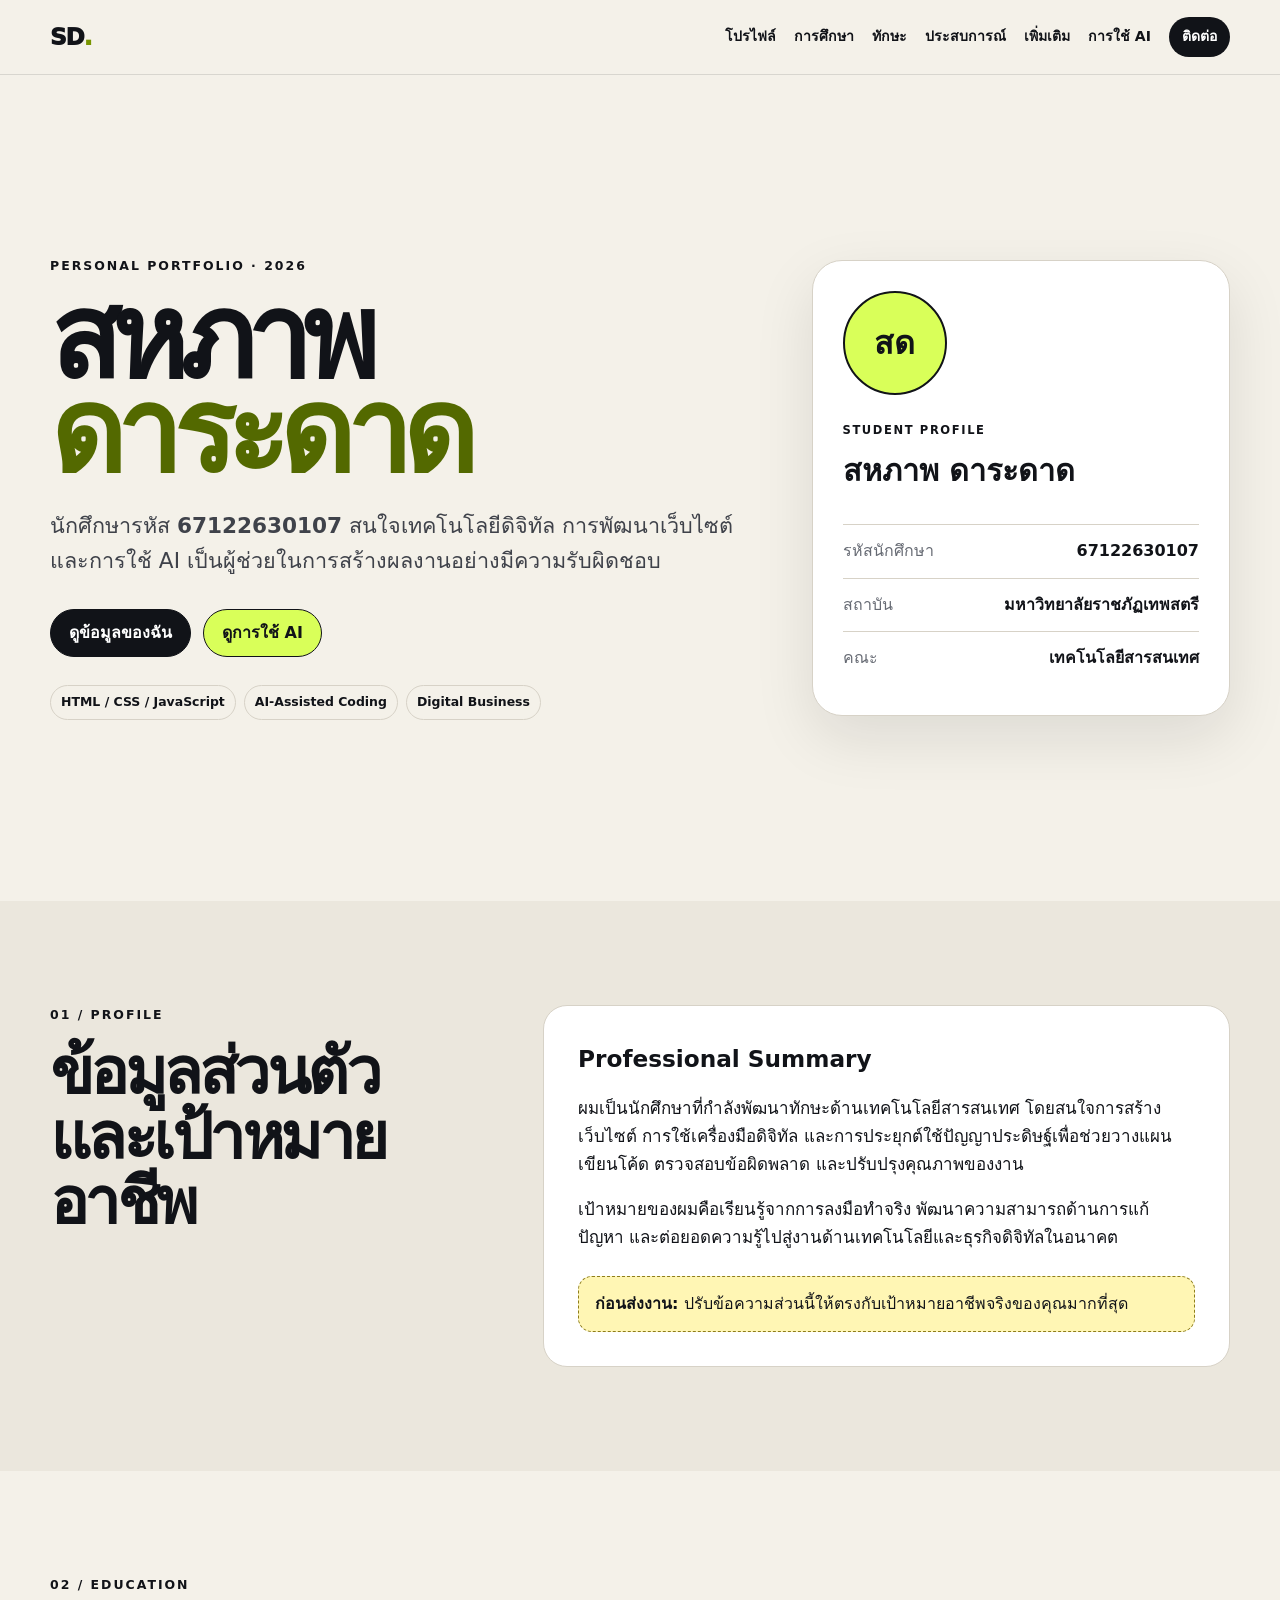
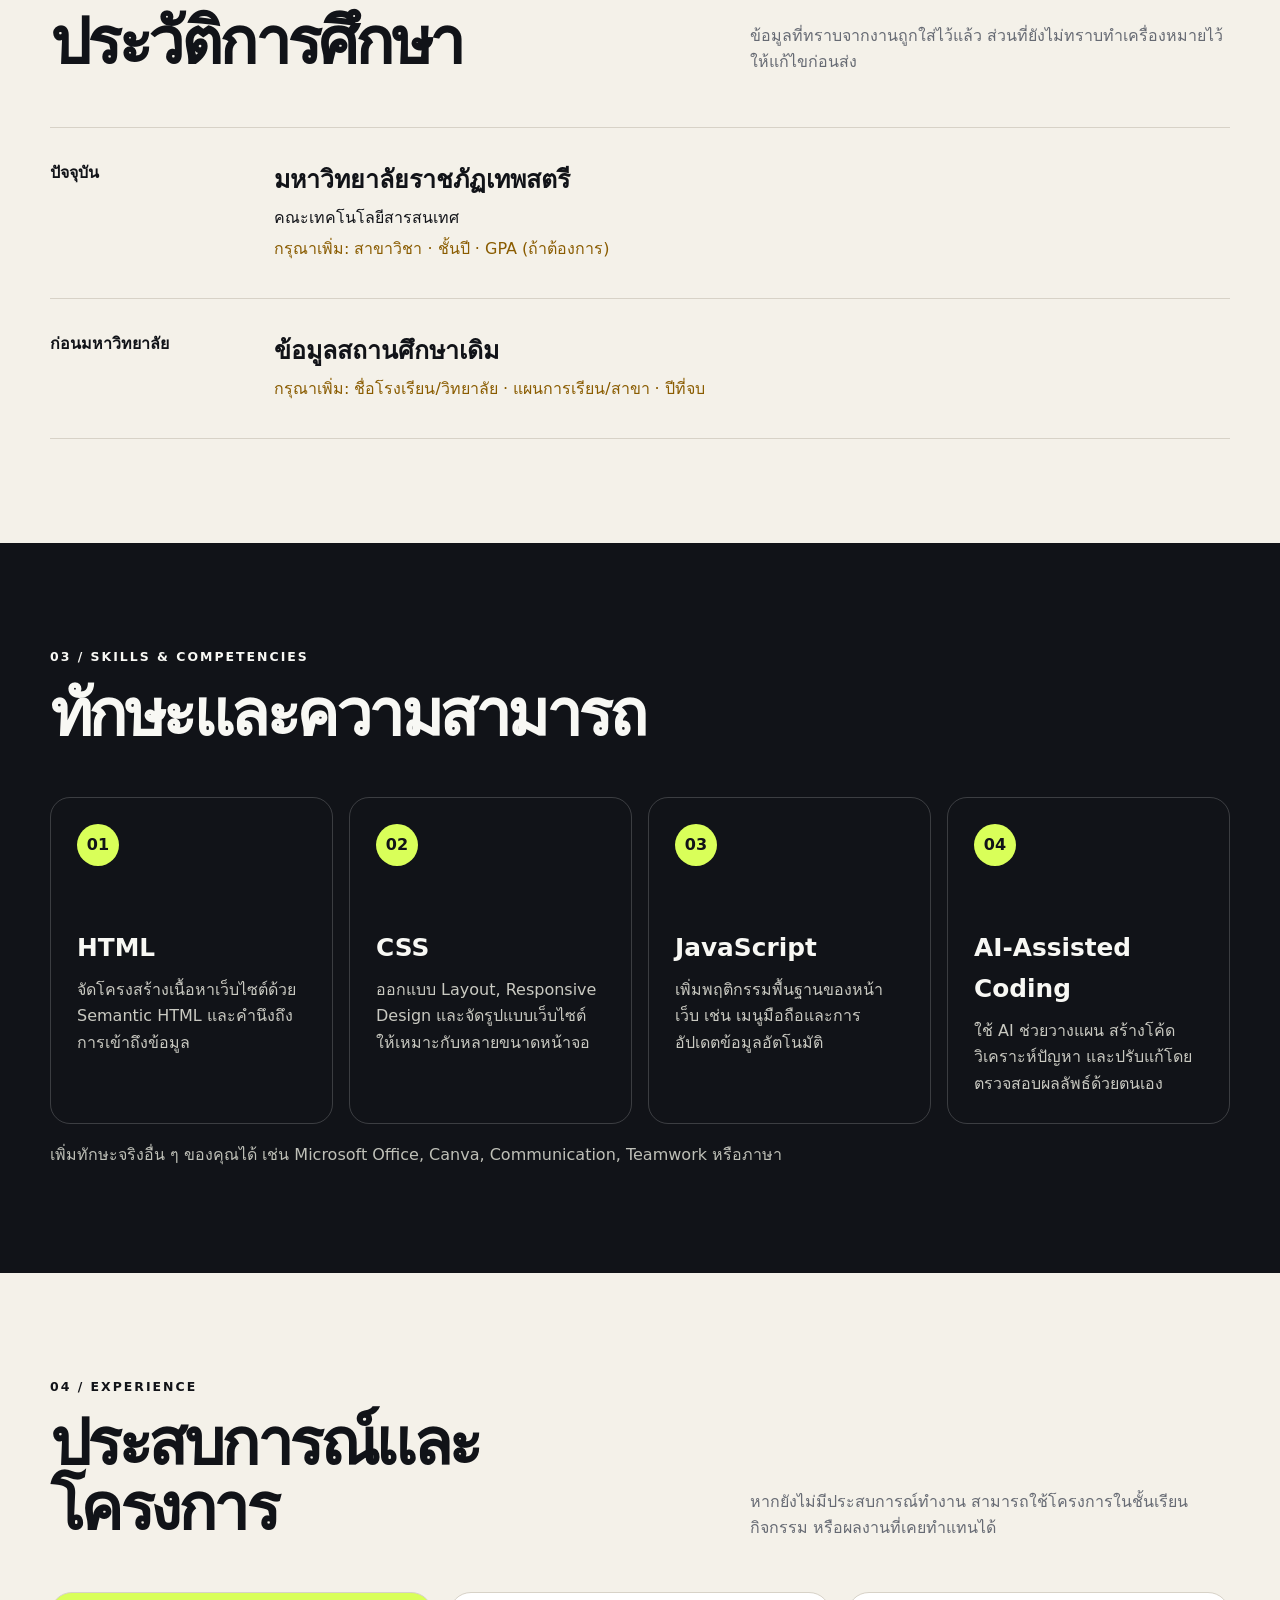
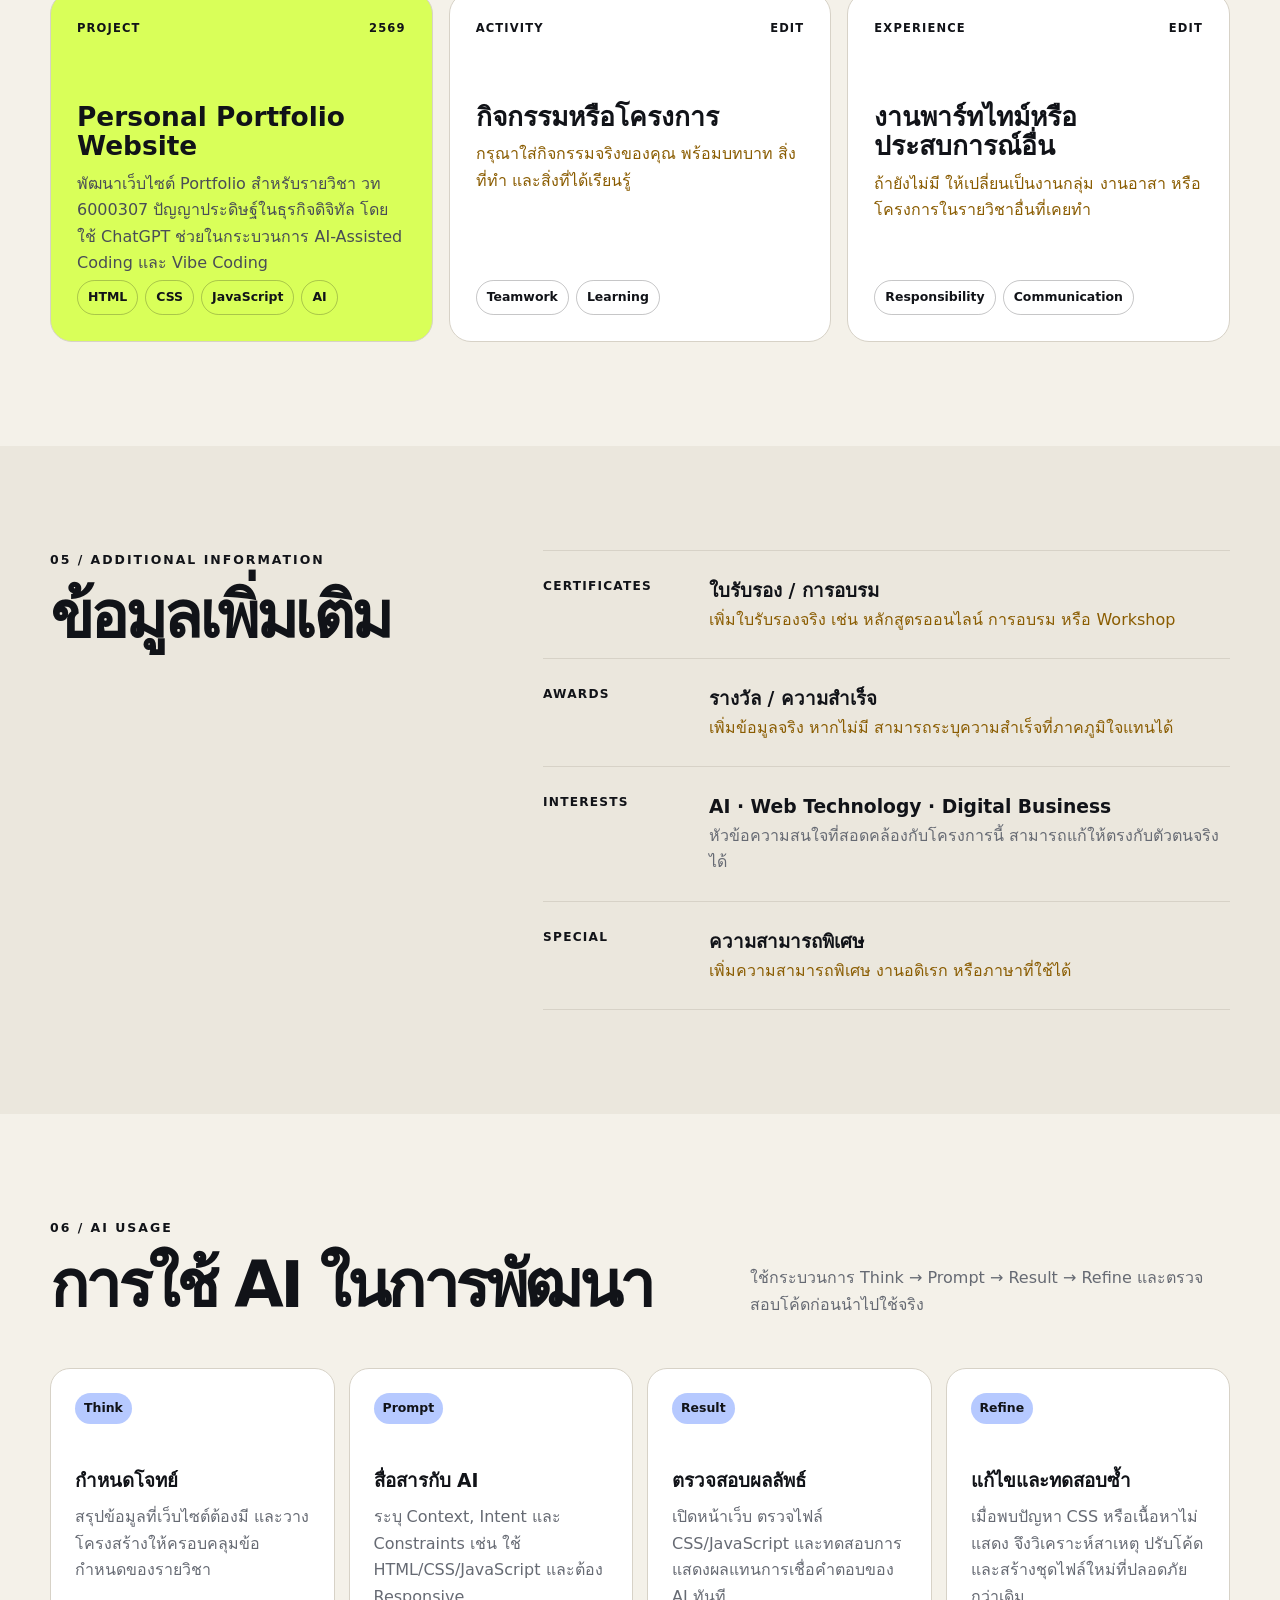
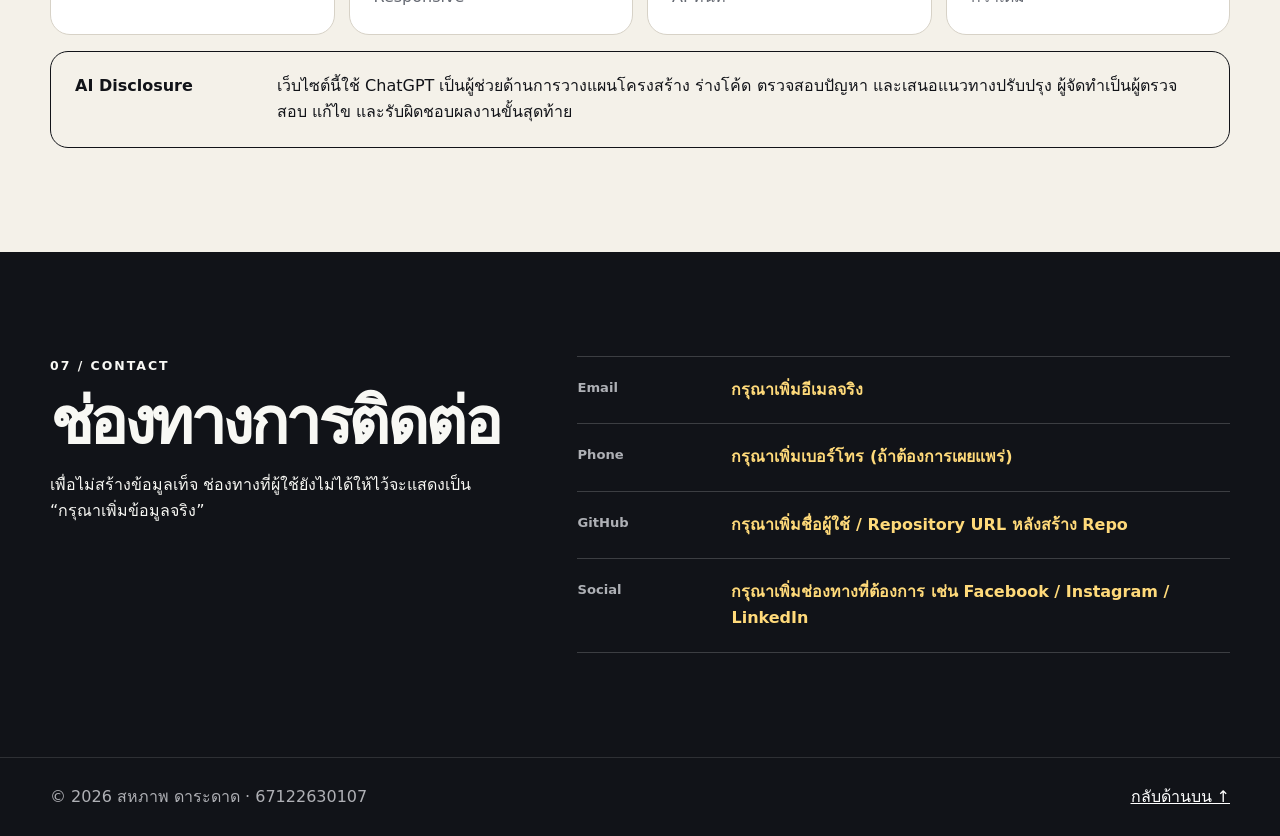
<file: portfolio-single-file.html>
<!doctype html>
<html lang="th">
<head>
  <meta charset="utf-8">
  <meta name="viewport" content="width=device-width, initial-scale=1">
  <meta name="description" content="Portfolio ของ สหภาพ ดาระดาด รหัสนักศึกษา 67122630107">
  <meta name="theme-color" content="#111318">
  <title>สหภาพ ดาระดาด | Portfolio</title>
  <style>
:root {
  --bg: #f4f1e9;
  --surface: #ffffff;
  --ink: #111318;
  --muted: #666a73;
  --line: #d7d2c7;
  --accent: #d9ff59;
  --accent-2: #b6c9ff;
  --dark: #111318;
  --radius: 24px;
  --shadow: 0 22px 60px rgba(17, 19, 24, .10);
  --max: 1180px;
}

* { box-sizing: border-box; }
html { scroll-behavior: smooth; }
body {
  margin: 0;
  background: var(--bg);
  color: var(--ink);
  font-family: system-ui, -apple-system, BlinkMacSystemFont, "Segoe UI", "Noto Sans Thai", Tahoma, sans-serif;
  line-height: 1.65;
}
a { color: inherit; }
button, a { -webkit-tap-highlight-color: transparent; }
:focus-visible { outline: 3px solid #4974ff; outline-offset: 4px; }

.skip-link { position: fixed; top: 10px; left: 10px; z-index: 999; padding: 10px 14px; background: #fff; border: 2px solid var(--ink); border-radius: 12px; transform: translateY(-160%); }
.skip-link:focus { transform: translateY(0); }
.container { width: min(calc(100% - 40px), var(--max)); margin-inline: auto; }
.section { padding: 104px 0; }
.section-soft { background: #ebe7dd; }
.section-dark { background: var(--dark); color: #f8f8f4; }
.eyebrow { margin: 0 0 14px; font-size: .78rem; font-weight: 900; letter-spacing: .16em; text-transform: uppercase; }

.site-header { position: sticky; top: 0; z-index: 50; background: rgba(244, 241, 233, .94); border-bottom: 1px solid rgba(17,19,24,.12); backdrop-filter: blur(10px); }
.nav-wrap { min-height: 74px; display: flex; align-items: center; justify-content: space-between; gap: 24px; }
.brand { font-size: 1.45rem; font-weight: 950; text-decoration: none; letter-spacing: -.05em; }
.brand span { color: #789500; }
.primary-nav { display: flex; align-items: center; gap: 18px; }
.primary-nav a { text-decoration: none; font-size: .88rem; font-weight: 780; }
.primary-nav a:hover { text-decoration: underline; text-underline-offset: 5px; }
.nav-cta { padding: 8px 13px; background: var(--ink); color: white; border-radius: 999px; }
.nav-toggle { display: none; width: 46px; height: 42px; background: transparent; border: 1px solid var(--line); border-radius: 12px; padding: 9px; cursor: pointer; }
.nav-toggle span { display: block; height: 2px; background: var(--ink); margin: 5px 0; transition: .2s ease; }

.hero { min-height: calc(100vh - 74px); display: grid; align-items: center; }
.hero-grid { display: grid; grid-template-columns: 1.25fr .75fr; gap: 64px; align-items: center; }
.hero h1 { margin: 0; font-size: clamp(4.3rem, 9vw, 8.4rem); line-height: .82; letter-spacing: -.075em; }
.hero h1 span { display: inline-block; color: #536900; }
.hero-lead { max-width: 760px; margin: 28px 0 0; font-size: clamp(1.06rem, 2vw, 1.35rem); color: #3f424a; }
.hero-actions { display: flex; flex-wrap: wrap; gap: 12px; margin-top: 30px; }
.button { display: inline-flex; align-items: center; justify-content: center; min-height: 48px; padding: 0 18px; border-radius: 999px; text-decoration: none; font-weight: 850; border: 1px solid var(--ink); }
.button.primary { background: var(--ink); color: #fff; }
.button.secondary { background: var(--accent); }
.chips { display: flex; flex-wrap: wrap; gap: 8px; margin-top: 28px; }
.chips span, .tags li { padding: 6px 10px; border: 1px solid var(--line); border-radius: 999px; font-size: .78rem; font-weight: 760; }

.identity-card { background: var(--surface); border: 1px solid var(--line); border-radius: 30px; padding: 30px; box-shadow: var(--shadow); }
.avatar { width: 104px; aspect-ratio: 1; display: grid; place-items: center; border-radius: 50%; background: var(--accent); border: 2px solid var(--ink); font-weight: 950; font-size: 2rem; }
.card-kicker { margin: 26px 0 6px; font-size: .72rem; font-weight: 900; letter-spacing: .14em; }
.identity-card h2 { margin: 0; font-size: 1.9rem; }
.identity-card dl { margin: 28px 0 0; }
.identity-card dl div { display: grid; grid-template-columns: 110px 1fr; gap: 14px; padding: 13px 0; border-top: 1px solid var(--line); }
.identity-card dt { color: var(--muted); }
.identity-card dd { margin: 0; font-weight: 800; text-align: right; }

.split { display: grid; grid-template-columns: .76fr 1.24fr; gap: 72px; align-items: start; }
.section-heading h2 { margin: 0; font-size: clamp(2.55rem, 5vw, 5rem); line-height: 1.02; letter-spacing: -.055em; }
.section-heading.horizontal { display: flex; align-items: end; justify-content: space-between; gap: 50px; }
.section-intro { max-width: 480px; margin: 0; color: var(--muted); }
.section-heading.light h2, .section-heading.light .eyebrow { color: #f8f8f4; }
.panel { background: var(--surface); border: 1px solid var(--line); border-radius: var(--radius); padding: 34px; }
.prose h3 { margin: 0 0 12px; font-size: 1.45rem; }
.prose p { font-size: 1.06rem; }
.notice { margin-top: 24px; padding: 14px 16px; border: 1px dashed #8e7d1b; background: #fff6b4; border-radius: 14px; }
.placeholder { color: #8a5c00 !important; }

.timeline { margin-top: 52px; border-top: 1px solid var(--line); }
.timeline-item { display: grid; grid-template-columns: 190px 1fr; gap: 34px; padding: 32px 0; border-bottom: 1px solid var(--line); }
.timeline-item .year { font-weight: 900; }
.timeline-item h3 { margin: 0; font-size: 1.55rem; }
.timeline-item p { margin: 4px 0; }

.card-grid { display: grid; gap: 16px; margin-top: 50px; }
.card-grid.four { grid-template-columns: repeat(4, 1fr); }
.card-grid.three { grid-template-columns: repeat(3, 1fr); }
.skill-card { min-height: 290px; padding: 26px; border: 1px solid rgba(255,255,255,.18); border-radius: 20px; }
.skill-card > span { display: grid; place-items: center; width: 42px; height: 42px; border-radius: 50%; background: var(--accent); color: var(--ink); font-weight: 900; }
.skill-card h3 { margin: 62px 0 8px; font-size: 1.55rem; }
.skill-card p { margin: 0; color: #c9c9c1; }
.dark-note { margin: 18px 0 0; color: #bfc0b8; }

.project-card { min-height: 350px; display: flex; flex-direction: column; padding: 26px; border: 1px solid var(--line); border-radius: 22px; background: var(--surface); }
.project-card.feature { background: var(--accent); }
.project-meta { display: flex; justify-content: space-between; gap: 16px; font-size: .72rem; font-weight: 900; letter-spacing: .1em; }
.project-card h3 { margin: 64px 0 10px; font-size: 1.65rem; line-height: 1.12; }
.project-card p { margin: 0; color: #494d56; }
.tags { list-style: none; display: flex; flex-wrap: wrap; gap: 7px; padding: 0; margin: auto 0 0; }
.tags li { border-color: rgba(17,19,24,.24); }

.info-list { border-top: 1px solid var(--line); }
.info-list article { display: grid; grid-template-columns: 140px 1fr; gap: 26px; padding: 25px 0; border-bottom: 1px solid var(--line); }
.info-list > article > span { font-size: .76rem; font-weight: 900; letter-spacing: .1em; text-transform: uppercase; }
.info-list h3, .info-list p { margin: 0; }
.info-list p { color: var(--muted); }

.process-grid { display: grid; grid-template-columns: repeat(4, 1fr); gap: 14px; margin-top: 50px; }
.process-grid article { padding: 24px; background: var(--surface); border: 1px solid var(--line); border-radius: 20px; }
.process-grid span { display: inline-block; padding: 5px 9px; border-radius: 999px; background: var(--accent-2); font-weight: 900; font-size: .78rem; }
.process-grid h3 { margin: 42px 0 8px; }
.process-grid p { margin: 0; color: var(--muted); }
.ai-disclosure { display: grid; grid-template-columns: 180px 1fr; gap: 22px; margin-top: 16px; padding: 21px 24px; border: 1px solid var(--ink); border-radius: 18px; }
.ai-disclosure p { margin: 0; }

.contact-section { background: var(--dark); color: #f8f8f4; }
.contact-grid { display: grid; grid-template-columns: .82fr 1.18fr; gap: 74px; }
.contact-list { border-top: 1px solid rgba(255,255,255,.18); }
.contact-list div { display: grid; grid-template-columns: 130px 1fr; gap: 24px; padding: 20px 0; border-bottom: 1px solid rgba(255,255,255,.18); }
.contact-list span { color: #aeb0b5; font-size: .82rem; font-weight: 800; }
.contact-list strong { overflow-wrap: anywhere; }
.contact-list .placeholder { color: #ffda7a !important; }

.site-footer { background: var(--dark); color: #afb0b5; border-top: 1px solid rgba(255,255,255,.12); }
.footer-wrap { min-height: 78px; display: flex; justify-content: space-between; align-items: center; gap: 20px; }
.footer-wrap p { margin: 0; }
.footer-wrap a { color: #fff; }

@media (max-width: 980px) {
  .hero-grid, .split, .contact-grid { grid-template-columns: 1fr; gap: 44px; }
  .hero { min-height: auto; }
  .identity-card { max-width: 660px; }
  .card-grid.four, .process-grid { grid-template-columns: repeat(2, 1fr); }
  .card-grid.three { grid-template-columns: 1fr; }
  .project-card { min-height: 270px; }
}

@media (max-width: 780px) {
  .section { padding: 78px 0; }
  .nav-toggle { display: block; }
  .primary-nav { position: absolute; top: 66px; left: 20px; right: 20px; display: none; flex-direction: column; align-items: stretch; gap: 4px; padding: 12px; background: var(--surface); border: 1px solid var(--line); border-radius: 18px; box-shadow: var(--shadow); }
  .primary-nav.is-open { display: flex; }
  .primary-nav a { padding: 10px 12px; }
  .nav-cta { text-align: center; }
  .nav-toggle[aria-expanded="true"] span:nth-child(1) { transform: translateY(7px) rotate(45deg); }
  .nav-toggle[aria-expanded="true"] span:nth-child(2) { opacity: 0; }
  .nav-toggle[aria-expanded="true"] span:nth-child(3) { transform: translateY(-7px) rotate(-45deg); }
  .section-heading.horizontal { display: block; }
  .section-intro { margin-top: 18px; }
  .timeline-item { grid-template-columns: 1fr; gap: 6px; }
  .info-list article { grid-template-columns: 1fr; gap: 6px; }
  .ai-disclosure { grid-template-columns: 1fr; gap: 6px; }
}

@media (max-width: 560px) {
  .container { width: min(calc(100% - 28px), var(--max)); }
  .hero h1 { font-size: clamp(3.7rem, 18vw, 5.7rem); }
  .hero-actions { flex-direction: column; align-items: stretch; }
  .card-grid.four, .process-grid { grid-template-columns: 1fr; }
  .skill-card { min-height: 220px; }
  .skill-card h3 { margin-top: 34px; }
  .identity-card dl div { grid-template-columns: 1fr; gap: 3px; }
  .identity-card dd { text-align: left; }
  .contact-list div { grid-template-columns: 1fr; gap: 4px; }
  .footer-wrap { padding: 18px 0; flex-direction: column; align-items: flex-start; }
}

@media (prefers-reduced-motion: reduce) {
  html { scroll-behavior: auto; }
  *, *::before, *::after { transition: none !important; }
}

</style>
  <script>
'use strict';

document.addEventListener('DOMContentLoaded', () => {
  const navToggle = document.querySelector('.nav-toggle');
  const primaryNav = document.querySelector('.primary-nav');

  if (navToggle && primaryNav) {
    navToggle.addEventListener('click', () => {
      const willOpen = navToggle.getAttribute('aria-expanded') !== 'true';
      navToggle.setAttribute('aria-expanded', String(willOpen));
      navToggle.setAttribute('aria-label', willOpen ? 'ปิดเมนู' : 'เปิดเมนู');
      primaryNav.classList.toggle('is-open', willOpen);
    });

    primaryNav.querySelectorAll('a').forEach((link) => {
      link.addEventListener('click', () => {
        navToggle.setAttribute('aria-expanded', 'false');
        navToggle.setAttribute('aria-label', 'เปิดเมนู');
        primaryNav.classList.remove('is-open');
      });
    });
  }

  const year = document.querySelector('#year');
  if (year) year.textContent = String(new Date().getFullYear());
});

</script>
</head>
<body>
  <a class="skip-link" href="#main">ข้ามไปยังเนื้อหาหลัก</a>

  <header class="site-header" id="top">
    <div class="container nav-wrap">
      <a class="brand" href="#top" aria-label="กลับไปด้านบน">SD<span>.</span></a>
      <button class="nav-toggle" type="button" aria-expanded="false" aria-controls="primary-nav" aria-label="เปิดเมนู">
        <span></span><span></span><span></span>
      </button>
      <nav id="primary-nav" class="primary-nav" aria-label="เมนูหลัก">
        <a href="#profile">โปรไฟล์</a>
        <a href="#education">การศึกษา</a>
        <a href="#skills">ทักษะ</a>
        <a href="#experience">ประสบการณ์</a>
        <a href="#additional">เพิ่มเติม</a>
        <a href="#ai">การใช้ AI</a>
        <a class="nav-cta" href="#contact">ติดต่อ</a>
      </nav>
    </div>
  </header>

  <main id="main">
    <section class="hero section" aria-labelledby="hero-title">
      <div class="container hero-grid">
        <div class="hero-copy">
          <p class="eyebrow">PERSONAL PORTFOLIO · 2026</p>
          <h1 id="hero-title">สหภาพ<br><span>ดาระดาด</span></h1>
          <p class="hero-lead">นักศึกษารหัส <strong>67122630107</strong> สนใจเทคโนโลยีดิจิทัล การพัฒนาเว็บไซต์ และการใช้ AI เป็นผู้ช่วยในการสร้างผลงานอย่างมีความรับผิดชอบ</p>
          <div class="hero-actions">
            <a class="button primary" href="#profile">ดูข้อมูลของฉัน</a>
            <a class="button secondary" href="#ai">ดูการใช้ AI</a>
          </div>
          <div class="chips" aria-label="หัวข้อความสนใจ">
            <span>HTML / CSS / JavaScript</span>
            <span>AI-Assisted Coding</span>
            <span>Digital Business</span>
          </div>
        </div>

        <aside class="identity-card" aria-label="ข้อมูลย่อ">
          <div class="avatar" aria-hidden="true">สด</div>
          <p class="card-kicker">STUDENT PROFILE</p>
          <h2>สหภาพ ดาระดาด</h2>
          <dl>
            <div><dt>รหัสนักศึกษา</dt><dd>67122630107</dd></div>
            <div><dt>สถาบัน</dt><dd>มหาวิทยาลัยราชภัฏเทพสตรี</dd></div>
            <div><dt>คณะ</dt><dd>เทคโนโลยีสารสนเทศ</dd></div>
          </dl>
        </aside>
      </div>
    </section>

    <section id="profile" class="section section-soft">
      <div class="container split">
        <div class="section-heading">
          <p class="eyebrow">01 / PROFILE</p>
          <h2>ข้อมูลส่วนตัว<br>และเป้าหมายอาชีพ</h2>
        </div>
        <div class="panel prose">
          <h3>Professional Summary</h3>
          <p>ผมเป็นนักศึกษาที่กำลังพัฒนาทักษะด้านเทคโนโลยีสารสนเทศ โดยสนใจการสร้างเว็บไซต์ การใช้เครื่องมือดิจิทัล และการประยุกต์ใช้ปัญญาประดิษฐ์เพื่อช่วยวางแผน เขียนโค้ด ตรวจสอบข้อผิดพลาด และปรับปรุงคุณภาพของงาน</p>
          <p>เป้าหมายของผมคือเรียนรู้จากการลงมือทำจริง พัฒนาความสามารถด้านการแก้ปัญหา และต่อยอดความรู้ไปสู่งานด้านเทคโนโลยีและธุรกิจดิจิทัลในอนาคต</p>
          <div class="notice"><strong>ก่อนส่งงาน:</strong> ปรับข้อความส่วนนี้ให้ตรงกับเป้าหมายอาชีพจริงของคุณมากที่สุด</div>
        </div>
      </div>
    </section>

    <section id="education" class="section">
      <div class="container">
        <div class="section-heading horizontal">
          <div><p class="eyebrow">02 / EDUCATION</p><h2>ประวัติการศึกษา</h2></div>
          <p class="section-intro">ข้อมูลที่ทราบจากงานถูกใส่ไว้แล้ว ส่วนที่ยังไม่ทราบทำเครื่องหมายไว้ให้แก้ไขก่อนส่ง</p>
        </div>
        <div class="timeline">
          <article class="timeline-item">
            <div class="year">ปัจจุบัน</div>
            <div>
              <h3>มหาวิทยาลัยราชภัฏเทพสตรี</h3>
              <p>คณะเทคโนโลยีสารสนเทศ</p>
              <p class="placeholder">กรุณาเพิ่ม: สาขาวิชา · ชั้นปี · GPA (ถ้าต้องการ)</p>
            </div>
          </article>
          <article class="timeline-item">
            <div class="year">ก่อนมหาวิทยาลัย</div>
            <div>
              <h3>ข้อมูลสถานศึกษาเดิม</h3>
              <p class="placeholder">กรุณาเพิ่ม: ชื่อโรงเรียน/วิทยาลัย · แผนการเรียน/สาขา · ปีที่จบ</p>
            </div>
          </article>
        </div>
      </div>
    </section>

    <section id="skills" class="section section-dark">
      <div class="container">
        <div class="section-heading light">
          <p class="eyebrow">03 / SKILLS & COMPETENCIES</p>
          <h2>ทักษะและความสามารถ</h2>
        </div>
        <div class="card-grid four">
          <article class="skill-card"><span>01</span><h3>HTML</h3><p>จัดโครงสร้างเนื้อหาเว็บไซต์ด้วย Semantic HTML และคำนึงถึงการเข้าถึงข้อมูล</p></article>
          <article class="skill-card"><span>02</span><h3>CSS</h3><p>ออกแบบ Layout, Responsive Design และจัดรูปแบบเว็บไซต์ให้เหมาะกับหลายขนาดหน้าจอ</p></article>
          <article class="skill-card"><span>03</span><h3>JavaScript</h3><p>เพิ่มพฤติกรรมพื้นฐานของหน้าเว็บ เช่น เมนูมือถือและการอัปเดตข้อมูลอัตโนมัติ</p></article>
          <article class="skill-card"><span>04</span><h3>AI-Assisted Coding</h3><p>ใช้ AI ช่วยวางแผน สร้างโค้ด วิเคราะห์ปัญหา และปรับแก้โดยตรวจสอบผลลัพธ์ด้วยตนเอง</p></article>
        </div>
        <p class="dark-note">เพิ่มทักษะจริงอื่น ๆ ของคุณได้ เช่น Microsoft Office, Canva, Communication, Teamwork หรือภาษา</p>
      </div>
    </section>

    <section id="experience" class="section">
      <div class="container">
        <div class="section-heading horizontal">
          <div><p class="eyebrow">04 / EXPERIENCE</p><h2>ประสบการณ์และโครงการ</h2></div>
          <p class="section-intro">หากยังไม่มีประสบการณ์ทำงาน สามารถใช้โครงการในชั้นเรียน กิจกรรม หรือผลงานที่เคยทำแทนได้</p>
        </div>
        <div class="card-grid three">
          <article class="project-card feature">
            <div class="project-meta"><span>PROJECT</span><span>2569</span></div>
            <h3>Personal Portfolio Website</h3>
            <p>พัฒนาเว็บไซต์ Portfolio สำหรับรายวิชา วท 6000307 ปัญญาประดิษฐ์ในธุรกิจดิจิทัล โดยใช้ ChatGPT ช่วยในกระบวนการ AI-Assisted Coding และ Vibe Coding</p>
            <ul class="tags"><li>HTML</li><li>CSS</li><li>JavaScript</li><li>AI</li></ul>
          </article>
          <article class="project-card">
            <div class="project-meta"><span>ACTIVITY</span><span>EDIT</span></div>
            <h3>กิจกรรมหรือโครงการ</h3>
            <p class="placeholder">กรุณาใส่กิจกรรมจริงของคุณ พร้อมบทบาท สิ่งที่ทำ และสิ่งที่ได้เรียนรู้</p>
            <ul class="tags"><li>Teamwork</li><li>Learning</li></ul>
          </article>
          <article class="project-card">
            <div class="project-meta"><span>EXPERIENCE</span><span>EDIT</span></div>
            <h3>งานพาร์ทไทม์หรือประสบการณ์อื่น</h3>
            <p class="placeholder">ถ้ายังไม่มี ให้เปลี่ยนเป็นงานกลุ่ม งานอาสา หรือโครงการในรายวิชาอื่นที่เคยทำ</p>
            <ul class="tags"><li>Responsibility</li><li>Communication</li></ul>
          </article>
        </div>
      </div>
    </section>

    <section id="additional" class="section section-soft">
      <div class="container split">
        <div class="section-heading">
          <p class="eyebrow">05 / ADDITIONAL INFORMATION</p>
          <h2>ข้อมูลเพิ่มเติม</h2>
        </div>
        <div class="info-list">
          <article><span>Certificates</span><div><h3>ใบรับรอง / การอบรม</h3><p class="placeholder">เพิ่มใบรับรองจริง เช่น หลักสูตรออนไลน์ การอบรม หรือ Workshop</p></div></article>
          <article><span>Awards</span><div><h3>รางวัล / ความสำเร็จ</h3><p class="placeholder">เพิ่มข้อมูลจริง หากไม่มี สามารถระบุความสำเร็จที่ภาคภูมิใจแทนได้</p></div></article>
          <article><span>Interests</span><div><h3>AI · Web Technology · Digital Business</h3><p>หัวข้อความสนใจที่สอดคล้องกับโครงการนี้ สามารถแก้ให้ตรงกับตัวตนจริงได้</p></div></article>
          <article><span>Special</span><div><h3>ความสามารถพิเศษ</h3><p class="placeholder">เพิ่มความสามารถพิเศษ งานอดิเรก หรือภาษาที่ใช้ได้</p></div></article>
        </div>
      </div>
    </section>

    <section id="ai" class="section">
      <div class="container">
        <div class="section-heading horizontal">
          <div><p class="eyebrow">06 / AI USAGE</p><h2>การใช้ AI ในการพัฒนา</h2></div>
          <p class="section-intro">ใช้กระบวนการ Think → Prompt → Result → Refine และตรวจสอบโค้ดก่อนนำไปใช้จริง</p>
        </div>
        <div class="process-grid">
          <article><span>Think</span><h3>กำหนดโจทย์</h3><p>สรุปข้อมูลที่เว็บไซต์ต้องมี และวางโครงสร้างให้ครอบคลุมข้อกำหนดของรายวิชา</p></article>
          <article><span>Prompt</span><h3>สื่อสารกับ AI</h3><p>ระบุ Context, Intent และ Constraints เช่น ใช้ HTML/CSS/JavaScript และต้อง Responsive</p></article>
          <article><span>Result</span><h3>ตรวจสอบผลลัพธ์</h3><p>เปิดหน้าเว็บ ตรวจไฟล์ CSS/JavaScript และทดสอบการแสดงผลแทนการเชื่อคำตอบของ AI ทันที</p></article>
          <article><span>Refine</span><h3>แก้ไขและทดสอบซ้ำ</h3><p>เมื่อพบปัญหา CSS หรือเนื้อหาไม่แสดง จึงวิเคราะห์สาเหตุ ปรับโค้ด และสร้างชุดไฟล์ใหม่ที่ปลอดภัยกว่าเดิม</p></article>
        </div>
        <div class="ai-disclosure">
          <strong>AI Disclosure</strong>
          <p>เว็บไซต์นี้ใช้ ChatGPT เป็นผู้ช่วยด้านการวางแผนโครงสร้าง ร่างโค้ด ตรวจสอบปัญหา และเสนอแนวทางปรับปรุง ผู้จัดทำเป็นผู้ตรวจสอบ แก้ไข และรับผิดชอบผลงานขั้นสุดท้าย</p>
        </div>
      </div>
    </section>

    <section id="contact" class="section contact-section">
      <div class="container contact-grid">
        <div class="section-heading light">
          <p class="eyebrow">07 / CONTACT</p>
          <h2>ช่องทางการติดต่อ</h2>
          <p>เพื่อไม่สร้างข้อมูลเท็จ ช่องทางที่ผู้ใช้ยังไม่ได้ให้ไว้จะแสดงเป็น “กรุณาเพิ่มข้อมูลจริง”</p>
        </div>
        <div class="contact-list">
          <div><span>Email</span><strong class="placeholder">กรุณาเพิ่มอีเมลจริง</strong></div>
          <div><span>Phone</span><strong class="placeholder">กรุณาเพิ่มเบอร์โทร (ถ้าต้องการเผยแพร่)</strong></div>
          <div><span>GitHub</span><strong class="placeholder">กรุณาเพิ่มชื่อผู้ใช้ / Repository URL หลังสร้าง Repo</strong></div>
          <div><span>Social</span><strong class="placeholder">กรุณาเพิ่มช่องทางที่ต้องการ เช่น Facebook / Instagram / LinkedIn</strong></div>
        </div>
      </div>
    </section>
  </main>

  <footer class="site-footer">
    <div class="container footer-wrap">
      <p>© <span id="year">2026</span> สหภาพ ดาระดาด · 67122630107</p>
      <a href="#top">กลับด้านบน ↑</a>
    </div>
  </footer>
</body>
</html>
</file>
